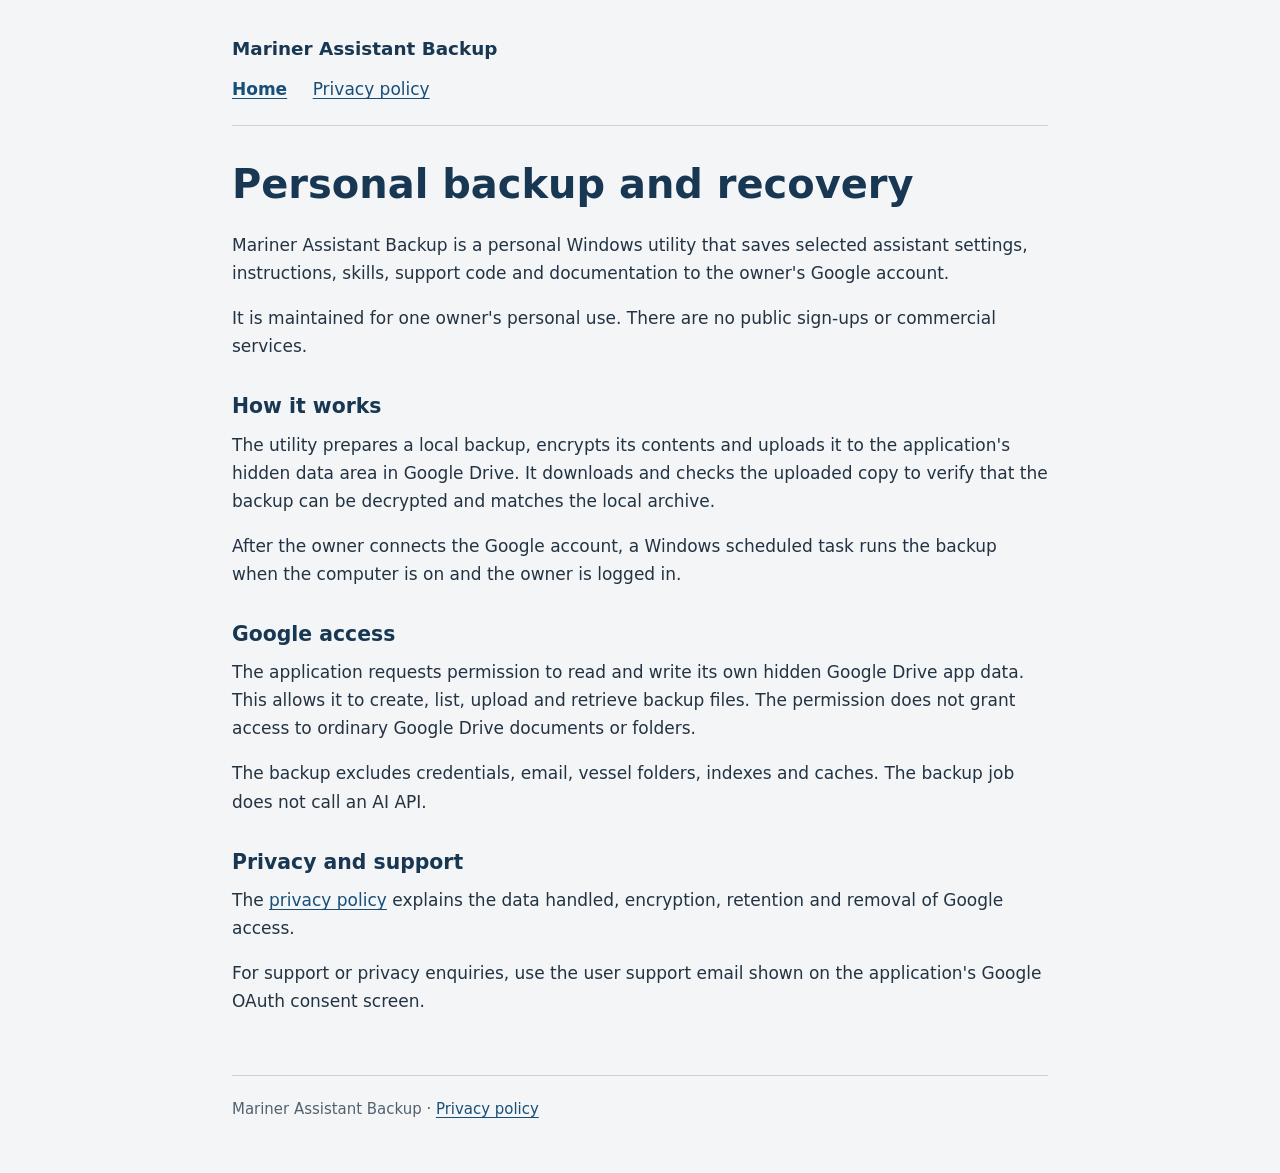
<file: index.html>
<!doctype html>
<html lang="en">
<head>
  <meta charset="utf-8">
  <meta name="viewport" content="width=device-width, initial-scale=1">
  <meta name="description" content="Mariner Assistant Backup: a personal Windows utility for encrypted backup and recovery of selected assistant settings and support files.">
  <title>Mariner Assistant Backup</title>
  <link rel="stylesheet" href="style.css">
</head>
<body>
  <a class="skip-link" href="#main">Skip to content</a>
  <header>
    <div class="site-name">Mariner Assistant Backup</div>
    <nav aria-label="Main navigation">
      <a href="index.html" aria-current="page">Home</a>
      <a href="privacy.html">Privacy policy</a>
    </nav>
  </header>
  <main id="main">
    <h1>Personal backup and recovery</h1>
    <p>Mariner Assistant Backup is a personal Windows utility that saves selected assistant settings, instructions, skills, support code and documentation to the owner's Google account.</p>
    <p>It is maintained for one owner's personal use. There are no public sign-ups or commercial services.</p>

    <h2>How it works</h2>
    <p>The utility prepares a local backup, encrypts its contents and uploads it to the application's hidden data area in Google Drive. It downloads and checks the uploaded copy to verify that the backup can be decrypted and matches the local archive.</p>
    <p>After the owner connects the Google account, a Windows scheduled task runs the backup when the computer is on and the owner is logged in.</p>

    <h2>Google access</h2>
    <p>The application requests permission to read and write its own hidden Google Drive app data. This allows it to create, list, upload and retrieve backup files. The permission does not grant access to ordinary Google Drive documents or folders.</p>
    <p>The backup excludes credentials, email, vessel folders, indexes and caches. The backup job does not call an AI API.</p>

    <h2>Privacy and support</h2>
    <p>The <a href="privacy.html">privacy policy</a> explains the data handled, encryption, retention and removal of Google access.</p>
    <p>For support or privacy enquiries, use the user support email shown on the application's Google OAuth consent screen.</p>
  </main>
  <footer><p>Mariner Assistant Backup · <a href="privacy.html">Privacy policy</a></p></footer>
</body>
</html>
</file>
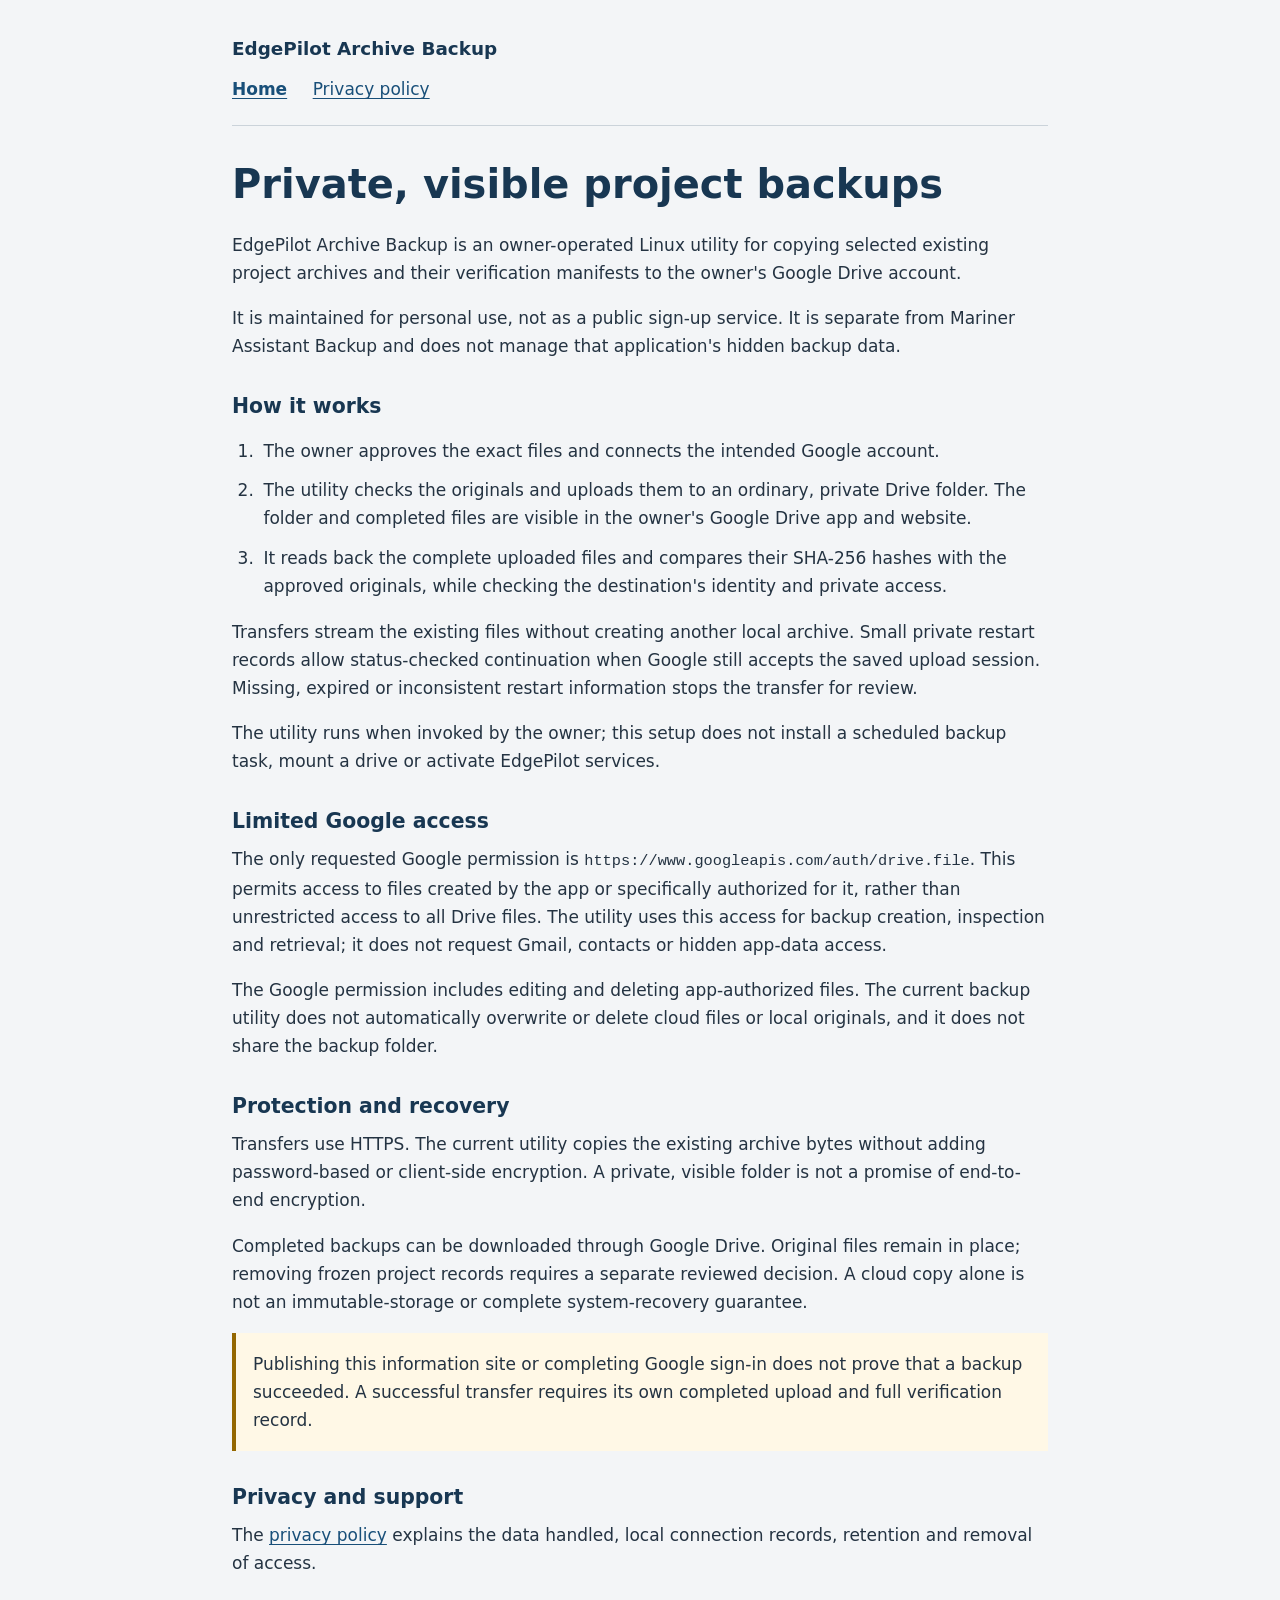
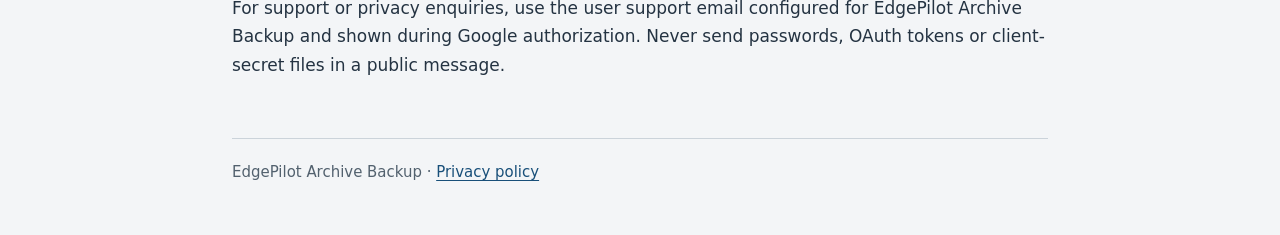
<file: edgepilot-backup/index.html>
<!doctype html>
<html lang="en">
<head>
  <meta charset="utf-8">
  <meta name="viewport" content="width=device-width, initial-scale=1">
  <meta name="description" content="EdgePilot Archive Backup: an owner-operated Linux utility for copying selected project archives to a private, visible Google Drive folder and verifying their contents.">
  <title>EdgePilot Archive Backup</title>
  <link rel="canonical" href="https://zeramlakireg.github.io/edgepilot-backup/">
  <link rel="stylesheet" href="style.css">
</head>
<body>
  <a class="skip-link" href="#main">Skip to content</a>
  <header>
    <div class="site-name">EdgePilot Archive Backup</div>
    <nav aria-label="Main navigation">
      <a href="./" aria-current="page">Home</a>
      <a href="privacy.html">Privacy policy</a>
    </nav>
  </header>
  <main id="main">
    <h1>Private, visible project backups</h1>
    <p>EdgePilot Archive Backup is an owner-operated Linux utility for copying selected existing project archives and their verification manifests to the owner's Google Drive account.</p>
    <p>It is maintained for personal use, not as a public sign-up service. It is separate from Mariner Assistant Backup and does not manage that application's hidden backup data.</p>

    <h2>How it works</h2>
    <ol>
      <li>The owner approves the exact files and connects the intended Google account.</li>
      <li>The utility checks the originals and uploads them to an ordinary, private Drive folder. The folder and completed files are visible in the owner's Google Drive app and website.</li>
      <li>It reads back the complete uploaded files and compares their SHA-256 hashes with the approved originals, while checking the destination's identity and private access.</li>
    </ol>
    <p>Transfers stream the existing files without creating another local archive. Small private restart records allow status-checked continuation when Google still accepts the saved upload session. Missing, expired or inconsistent restart information stops the transfer for review.</p>
    <p>The utility runs when invoked by the owner; this setup does not install a scheduled backup task, mount a drive or activate EdgePilot services.</p>

    <h2>Limited Google access</h2>
    <p>The only requested Google permission is <code>https://www.googleapis.com/auth/drive.file</code>. This permits access to files created by the app or specifically authorized for it, rather than unrestricted access to all Drive files. The utility uses this access for backup creation, inspection and retrieval; it does not request Gmail, contacts or hidden app-data access.</p>
    <p>The Google permission includes editing and deleting app-authorized files. The current backup utility does not automatically overwrite or delete cloud files or local originals, and it does not share the backup folder.</p>

    <h2>Protection and recovery</h2>
    <p>Transfers use HTTPS. The current utility copies the existing archive bytes without adding password-based or client-side encryption. A private, visible folder is not a promise of end-to-end encryption.</p>
    <p>Completed backups can be downloaded through Google Drive. Original files remain in place; removing frozen project records requires a separate reviewed decision. A cloud copy alone is not an immutable-storage or complete system-recovery guarantee.</p>
    <p class="notice">Publishing this information site or completing Google sign-in does not prove that a backup succeeded. A successful transfer requires its own completed upload and full verification record.</p>

    <h2>Privacy and support</h2>
    <p>The <a href="privacy.html">privacy policy</a> explains the data handled, local connection records, retention and removal of access.</p>
    <p>For support or privacy enquiries, use the user support email configured for EdgePilot Archive Backup and shown during Google authorization. Never send passwords, OAuth tokens or client-secret files in a public message.</p>
  </main>
  <footer><p>EdgePilot Archive Backup · <a href="privacy.html">Privacy policy</a></p></footer>
</body>
</html>
</file>
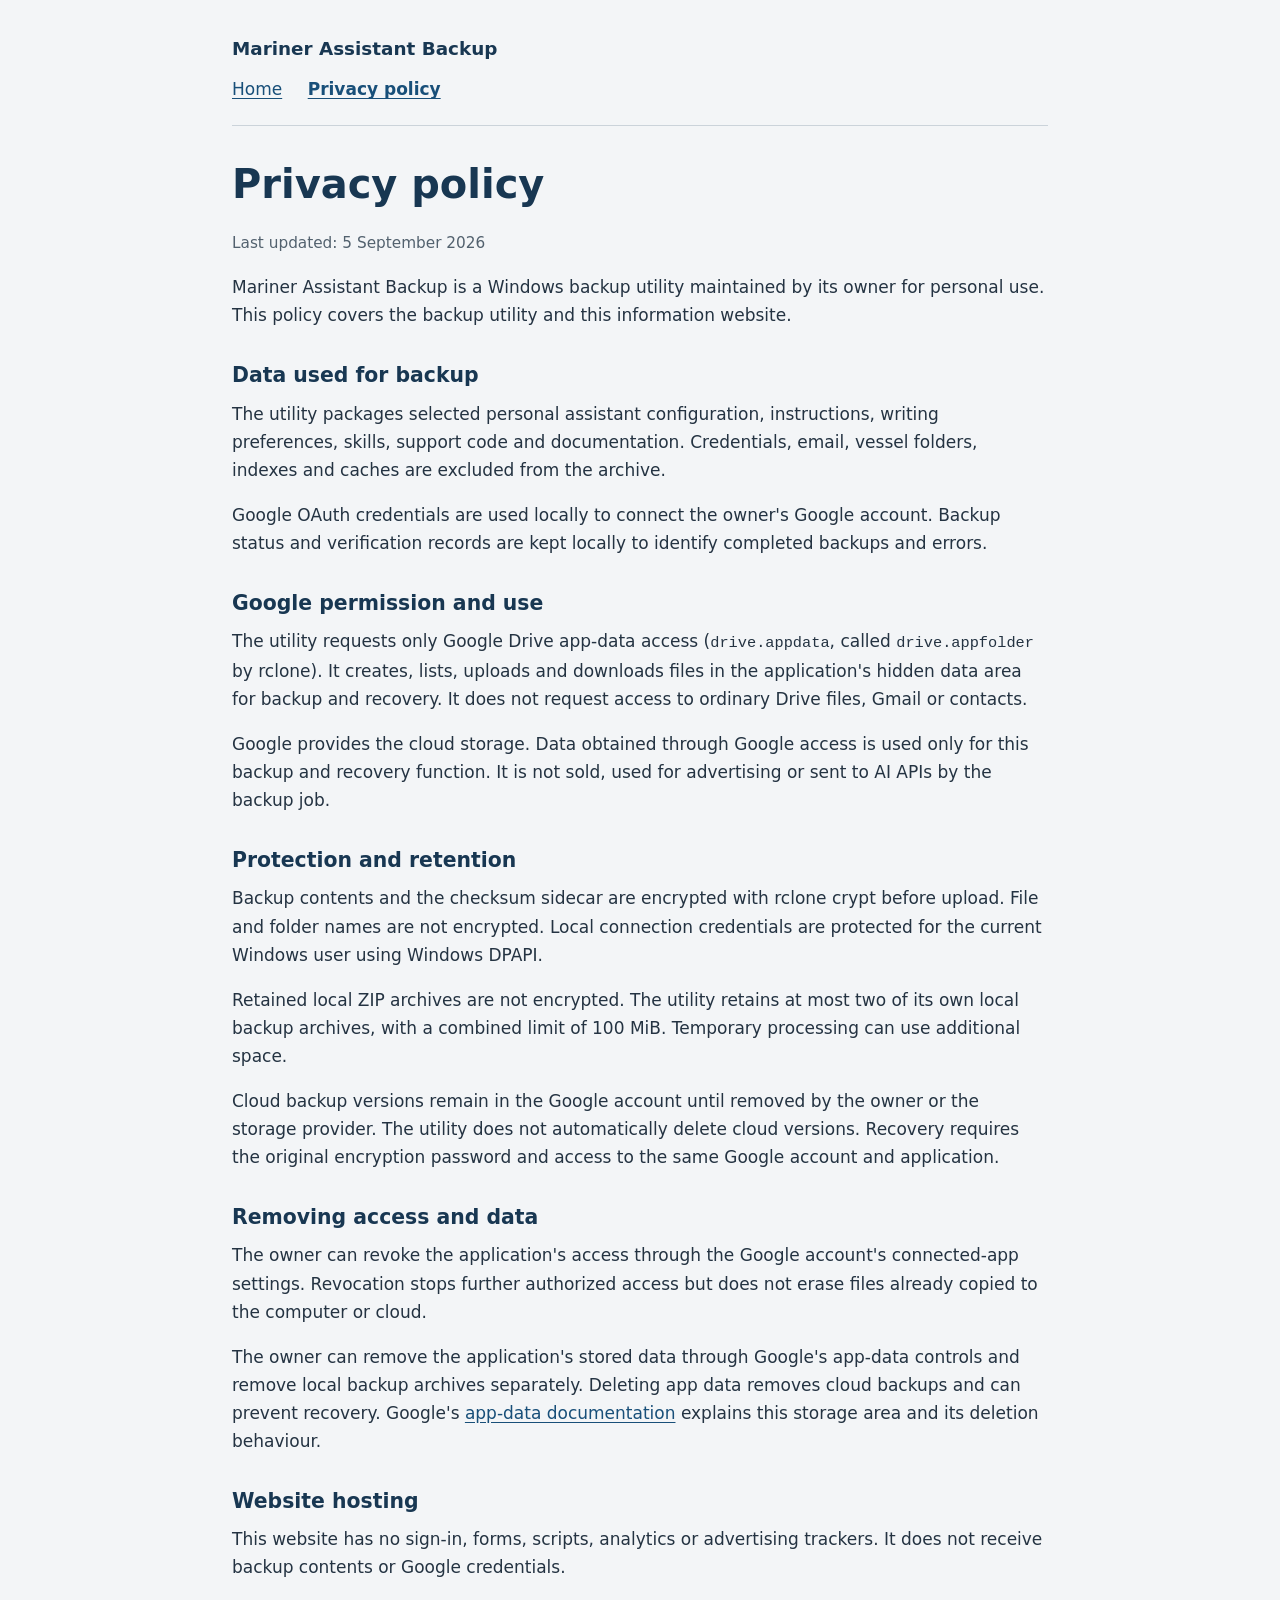
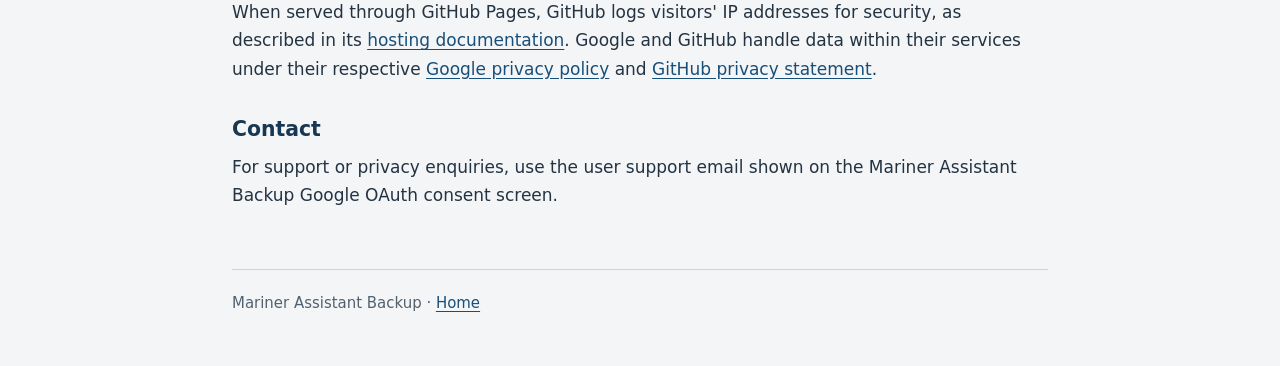
<file: privacy.html>
<!doctype html>
<html lang="en">
<head>
  <meta charset="utf-8">
  <meta name="viewport" content="width=device-width, initial-scale=1">
  <meta name="description" content="Privacy policy for Mariner Assistant Backup, including Google app-data access, encryption, retention and revocation.">
  <title>Privacy policy · Mariner Assistant Backup</title>
  <link rel="stylesheet" href="style.css">
</head>
<body>
  <a class="skip-link" href="#main">Skip to content</a>
  <header>
    <div class="site-name">Mariner Assistant Backup</div>
    <nav aria-label="Main navigation">
      <a href="index.html">Home</a>
      <a href="privacy.html" aria-current="page">Privacy policy</a>
    </nav>
  </header>
  <main id="main">
    <h1>Privacy policy</h1>
    <p class="date">Last updated: 5 September 2026</p>
    <p>Mariner Assistant Backup is a Windows backup utility maintained by its owner for personal use. This policy covers the backup utility and this information website.</p>

    <h2>Data used for backup</h2>
    <p>The utility packages selected personal assistant configuration, instructions, writing preferences, skills, support code and documentation. Credentials, email, vessel folders, indexes and caches are excluded from the archive.</p>
    <p>Google OAuth credentials are used locally to connect the owner's Google account. Backup status and verification records are kept locally to identify completed backups and errors.</p>

    <h2>Google permission and use</h2>
    <p>The utility requests only Google Drive app-data access (<code>drive.appdata</code>, called <code>drive.appfolder</code> by rclone). It creates, lists, uploads and downloads files in the application's hidden data area for backup and recovery. It does not request access to ordinary Drive files, Gmail or contacts.</p>
    <p>Google provides the cloud storage. Data obtained through Google access is used only for this backup and recovery function. It is not sold, used for advertising or sent to AI APIs by the backup job.</p>

    <h2>Protection and retention</h2>
    <p>Backup contents and the checksum sidecar are encrypted with rclone crypt before upload. File and folder names are not encrypted. Local connection credentials are protected for the current Windows user using Windows DPAPI.</p>
    <p>Retained local ZIP archives are not encrypted. The utility retains at most two of its own local backup archives, with a combined limit of 100 MiB. Temporary processing can use additional space.</p>
    <p>Cloud backup versions remain in the Google account until removed by the owner or the storage provider. The utility does not automatically delete cloud versions. Recovery requires the original encryption password and access to the same Google account and application.</p>

    <h2>Removing access and data</h2>
    <p>The owner can revoke the application's access through the Google account's connected-app settings. Revocation stops further authorized access but does not erase files already copied to the computer or cloud.</p>
    <p>The owner can remove the application's stored data through Google's app-data controls and remove local backup archives separately. Deleting app data removes cloud backups and can prevent recovery. Google's <a href="https://developers.google.com/workspace/drive/api/guides/appdata">app-data documentation</a> explains this storage area and its deletion behaviour.</p>

    <h2>Website hosting</h2>
    <p>This website has no sign-in, forms, scripts, analytics or advertising trackers. It does not receive backup contents or Google credentials.</p>
    <p>When served through GitHub Pages, GitHub logs visitors' IP addresses for security, as described in its <a href="https://docs.github.com/en/pages/getting-started-with-github-pages/what-is-github-pages#data-collection">hosting documentation</a>. Google and GitHub handle data within their services under their respective <a href="https://policies.google.com/privacy">Google privacy policy</a> and <a href="https://docs.github.com/en/site-policy/privacy-policies/github-general-privacy-statement">GitHub privacy statement</a>.</p>

    <h2>Contact</h2>
    <p>For support or privacy enquiries, use the user support email shown on the Mariner Assistant Backup Google OAuth consent screen.</p>
  </main>
  <footer><p>Mariner Assistant Backup · <a href="index.html">Home</a></p></footer>
</body>
</html>
</file>
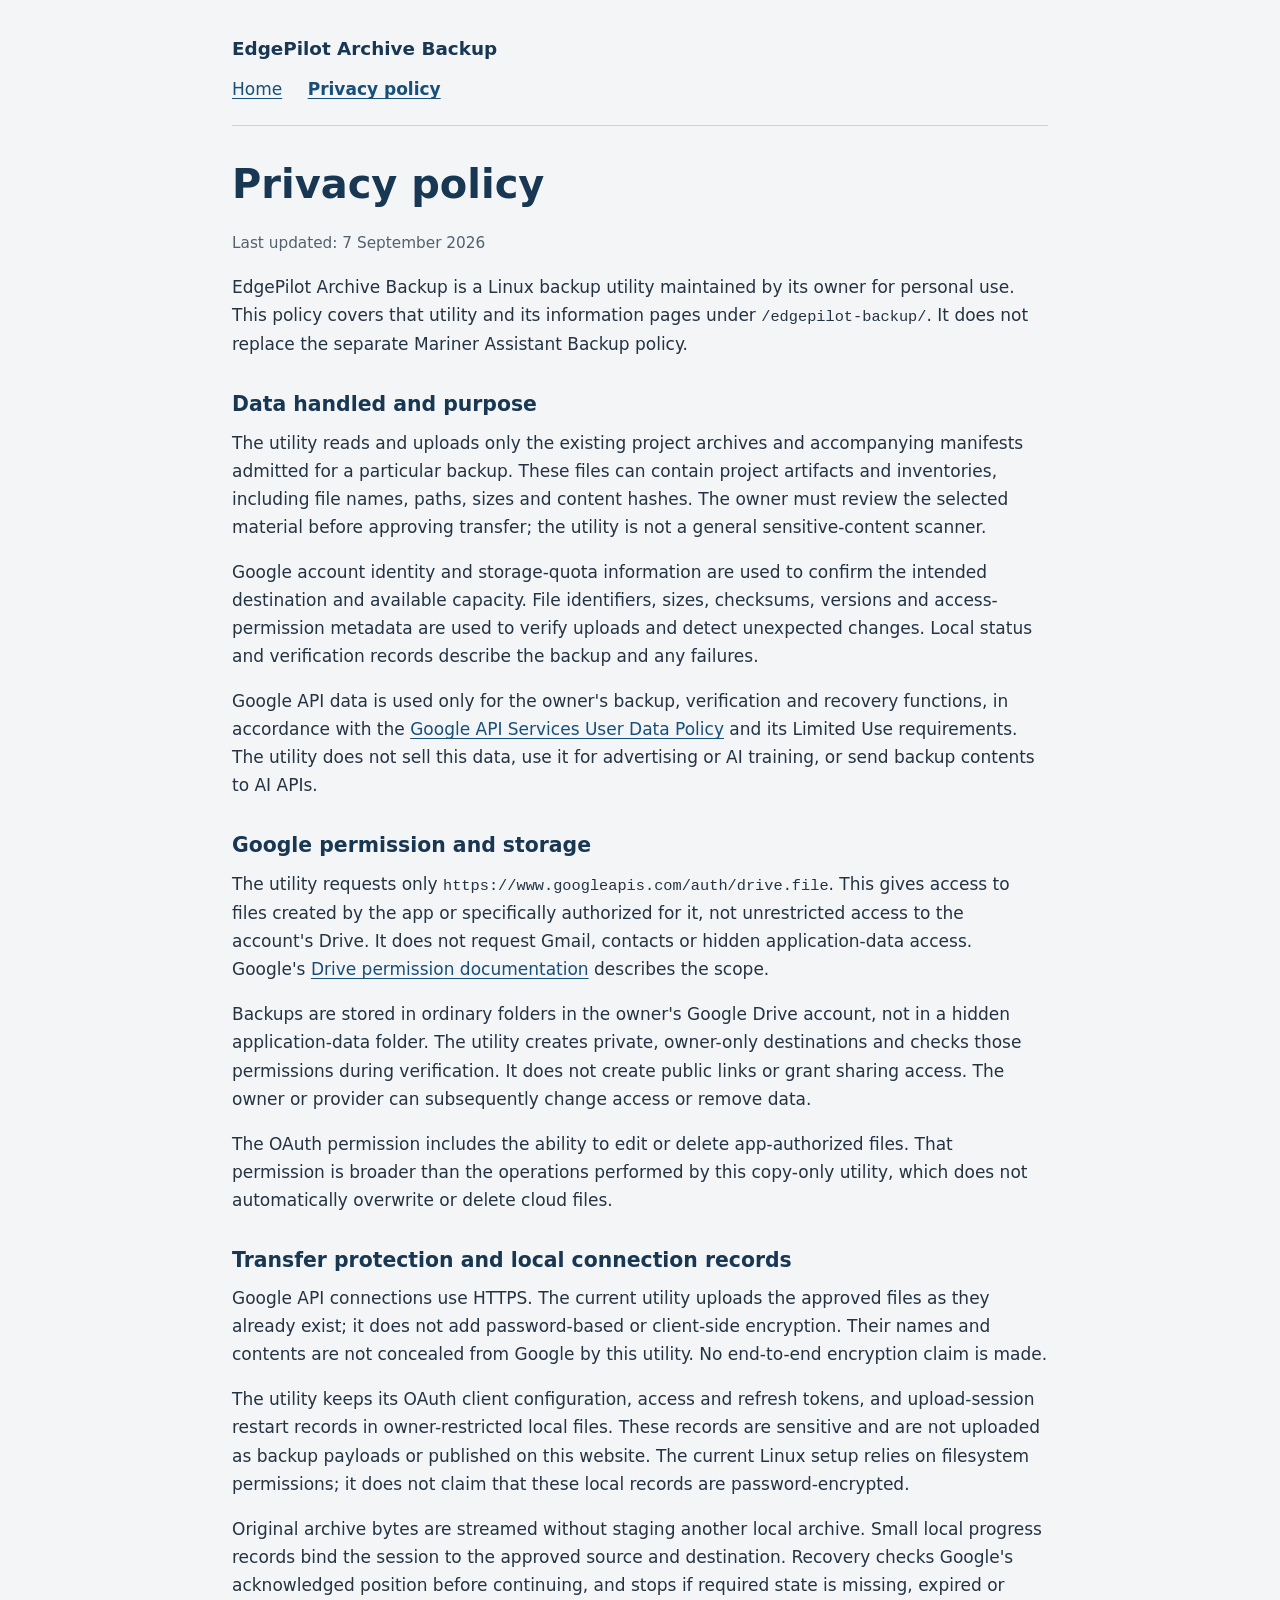
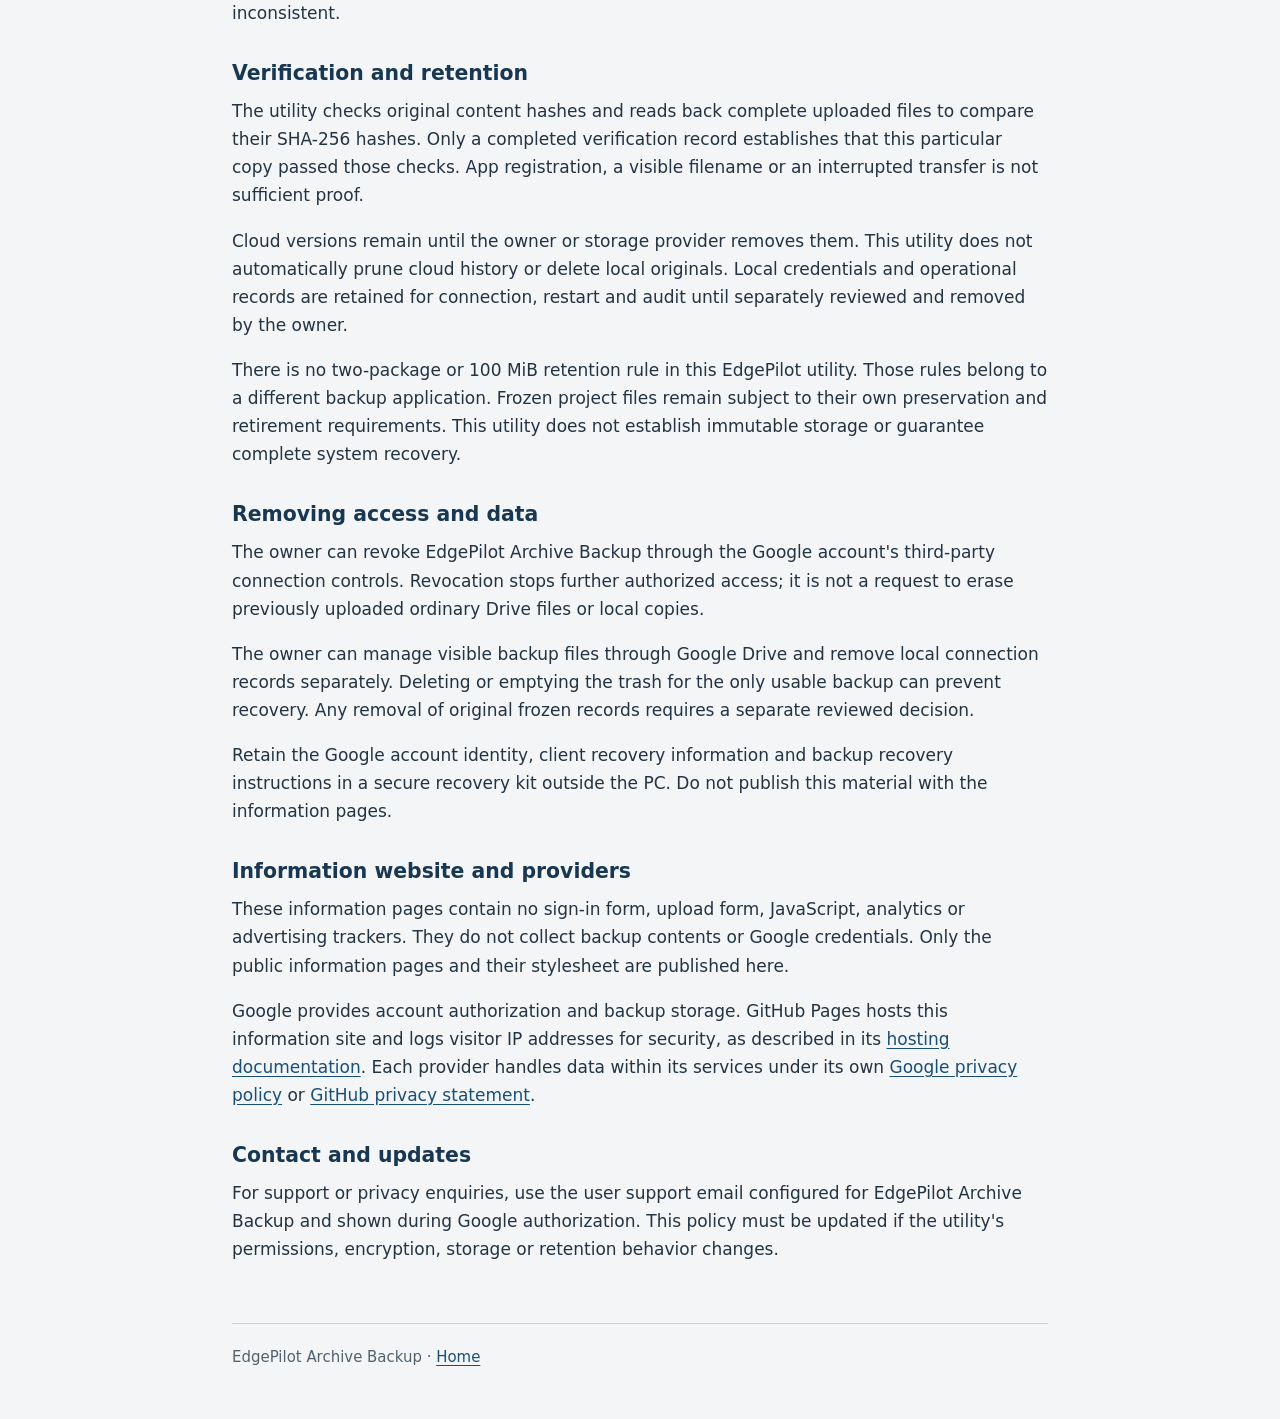
<file: edgepilot-backup/privacy.html>
<!doctype html>
<html lang="en">
<head>
  <meta charset="utf-8">
  <meta name="viewport" content="width=device-width, initial-scale=1">
  <meta name="description" content="Privacy policy for EdgePilot Archive Backup: limited Google Drive file access, visible private storage, transfer protection, local credentials and retention.">
  <title>Privacy policy · EdgePilot Archive Backup</title>
  <link rel="canonical" href="https://zeramlakireg.github.io/edgepilot-backup/privacy.html">
  <link rel="stylesheet" href="style.css">
</head>
<body>
  <a class="skip-link" href="#main">Skip to content</a>
  <header>
    <div class="site-name">EdgePilot Archive Backup</div>
    <nav aria-label="Main navigation">
      <a href="./">Home</a>
      <a href="privacy.html" aria-current="page">Privacy policy</a>
    </nav>
  </header>
  <main id="main">
    <h1>Privacy policy</h1>
    <p class="date">Last updated: 7 September 2026</p>
    <p>EdgePilot Archive Backup is a Linux backup utility maintained by its owner for personal use. This policy covers that utility and its information pages under <code>/edgepilot-backup/</code>. It does not replace the separate Mariner Assistant Backup policy.</p>

    <h2>Data handled and purpose</h2>
    <p>The utility reads and uploads only the existing project archives and accompanying manifests admitted for a particular backup. These files can contain project artifacts and inventories, including file names, paths, sizes and content hashes. The owner must review the selected material before approving transfer; the utility is not a general sensitive-content scanner.</p>
    <p>Google account identity and storage-quota information are used to confirm the intended destination and available capacity. File identifiers, sizes, checksums, versions and access-permission metadata are used to verify uploads and detect unexpected changes. Local status and verification records describe the backup and any failures.</p>
    <p>Google API data is used only for the owner's backup, verification and recovery functions, in accordance with the <a href="https://developers.google.com/terms/api-services-user-data-policy">Google API Services User Data Policy</a> and its Limited Use requirements. The utility does not sell this data, use it for advertising or AI training, or send backup contents to AI APIs.</p>

    <h2>Google permission and storage</h2>
    <p>The utility requests only <code>https://www.googleapis.com/auth/drive.file</code>. This gives access to files created by the app or specifically authorized for it, not unrestricted access to the account's Drive. It does not request Gmail, contacts or hidden application-data access. Google's <a href="https://developers.google.com/workspace/drive/api/guides/api-specific-auth">Drive permission documentation</a> describes the scope.</p>
    <p>Backups are stored in ordinary folders in the owner's Google Drive account, not in a hidden application-data folder. The utility creates private, owner-only destinations and checks those permissions during verification. It does not create public links or grant sharing access. The owner or provider can subsequently change access or remove data.</p>
    <p>The OAuth permission includes the ability to edit or delete app-authorized files. That permission is broader than the operations performed by this copy-only utility, which does not automatically overwrite or delete cloud files.</p>

    <h2>Transfer protection and local connection records</h2>
    <p>Google API connections use HTTPS. The current utility uploads the approved files as they already exist; it does not add password-based or client-side encryption. Their names and contents are not concealed from Google by this utility. No end-to-end encryption claim is made.</p>
    <p>The utility keeps its OAuth client configuration, access and refresh tokens, and upload-session restart records in owner-restricted local files. These records are sensitive and are not uploaded as backup payloads or published on this website. The current Linux setup relies on filesystem permissions; it does not claim that these local records are password-encrypted.</p>
    <p>Original archive bytes are streamed without staging another local archive. Small local progress records bind the session to the approved source and destination. Recovery checks Google's acknowledged position before continuing, and stops if required state is missing, expired or inconsistent.</p>

    <h2>Verification and retention</h2>
    <p>The utility checks original content hashes and reads back complete uploaded files to compare their SHA-256 hashes. Only a completed verification record establishes that this particular copy passed those checks. App registration, a visible filename or an interrupted transfer is not sufficient proof.</p>
    <p>Cloud versions remain until the owner or storage provider removes them. This utility does not automatically prune cloud history or delete local originals. Local credentials and operational records are retained for connection, restart and audit until separately reviewed and removed by the owner.</p>
    <p>There is no two-package or 100 MiB retention rule in this EdgePilot utility. Those rules belong to a different backup application. Frozen project files remain subject to their own preservation and retirement requirements. This utility does not establish immutable storage or guarantee complete system recovery.</p>

    <h2>Removing access and data</h2>
    <p>The owner can revoke EdgePilot Archive Backup through the Google account's third-party connection controls. Revocation stops further authorized access; it is not a request to erase previously uploaded ordinary Drive files or local copies.</p>
    <p>The owner can manage visible backup files through Google Drive and remove local connection records separately. Deleting or emptying the trash for the only usable backup can prevent recovery. Any removal of original frozen records requires a separate reviewed decision.</p>
    <p>Retain the Google account identity, client recovery information and backup recovery instructions in a secure recovery kit outside the PC. Do not publish this material with the information pages.</p>

    <h2>Information website and providers</h2>
    <p>These information pages contain no sign-in form, upload form, JavaScript, analytics or advertising trackers. They do not collect backup contents or Google credentials. Only the public information pages and their stylesheet are published here.</p>
    <p>Google provides account authorization and backup storage. GitHub Pages hosts this information site and logs visitor IP addresses for security, as described in its <a href="https://docs.github.com/en/pages/getting-started-with-github-pages/what-is-github-pages#data-collection">hosting documentation</a>. Each provider handles data within its services under its own <a href="https://policies.google.com/privacy">Google privacy policy</a> or <a href="https://docs.github.com/en/site-policy/privacy-policies/github-general-privacy-statement">GitHub privacy statement</a>.</p>

    <h2>Contact and updates</h2>
    <p>For support or privacy enquiries, use the user support email configured for EdgePilot Archive Backup and shown during Google authorization. This policy must be updated if the utility's permissions, encryption, storage or retention behavior changes.</p>
  </main>
  <footer><p>EdgePilot Archive Backup · <a href="./">Home</a></p></footer>
</body>
</html>
</file>
<file: style.css>
:root {
  color-scheme: light;
  font-family: system-ui, -apple-system, "Segoe UI", sans-serif;
  color: #243342;
  background: #f3f5f7;
  font-size: 17px;
  line-height: 1.65;
}
* { box-sizing: border-box; }
body { margin: 0; }
header, main, footer { width: min(100% - 2.5rem, 48rem); margin-inline: auto; }
header { padding: 2rem 0 1.25rem; border-bottom: 1px solid #cbd3da; }
.site-name { color: #183752; font-weight: 700; font-size: 1.08rem; }
nav { display: flex; flex-wrap: wrap; gap: .5rem 1.5rem; margin-top: .65rem; }
a { color: #184f79; text-underline-offset: .2em; }
a:hover { text-decoration-thickness: 2px; }
a:focus-visible { outline: 3px solid #946700; outline-offset: 4px; border-radius: 1px; }
nav a[aria-current="page"] { font-weight: 700; }
main { padding: 2rem 0 2.5rem; }
h1, h2 { color: #183752; line-height: 1.25; }
h1 { font-size: clamp(1.8rem, 5vw, 2.35rem); margin: 0 0 1.25rem; }
h2 { font-size: 1.2rem; margin: 2rem 0 .65rem; }
p { margin: 0 0 1rem; }
.date { color: #52616e; font-size: .9rem; }
code { font-size: .9em; overflow-wrap: anywhere; }
footer { border-top: 1px solid #cbd3da; padding: 1.25rem 0 2rem; color: #52616e; font-size: .88rem; }
.skip-link { position: absolute; top: .5rem; left: 1rem; padding: .5rem .75rem; background: white; transform: translateY(-200%); }
.skip-link:focus { transform: translateY(0); }
@media (max-width: 420px) {
  :root { font-size: 16px; }
  header, main, footer { width: calc(100% - 2rem); }
  header { padding-top: 1.5rem; }
}
@media print {
  :root { background: white; color: black; }
  header, main, footer { width: 100%; }
  nav, .skip-link { display: none; }
  h2 { break-after: avoid; }
}
</file>
<file: edgepilot-backup/style.css>
:root {
  color-scheme: light;
  font-family: system-ui, -apple-system, "Segoe UI", sans-serif;
  color: #243342;
  background: #f3f5f7;
  font-size: 17px;
  line-height: 1.65;
}
* { box-sizing: border-box; }
body { margin: 0; }
header, main, footer { width: min(100% - 2.5rem, 48rem); margin-inline: auto; }
header { padding: 2rem 0 1.25rem; border-bottom: 1px solid #cbd3da; }
.site-name { color: #183752; font-weight: 700; font-size: 1.08rem; }
nav { display: flex; flex-wrap: wrap; gap: .5rem 1.5rem; margin-top: .65rem; }
a { color: #184f79; text-underline-offset: .2em; overflow-wrap: anywhere; }
a:hover { text-decoration-thickness: 2px; }
a:focus-visible { outline: 3px solid #946700; outline-offset: 4px; border-radius: 1px; }
nav a[aria-current="page"] { font-weight: 700; }
main { padding: 2rem 0 2.5rem; }
h1, h2 { color: #183752; line-height: 1.25; }
h1 { font-size: clamp(1.8rem, 5vw, 2.35rem); margin: 0 0 1.25rem; }
h2 { font-size: 1.2rem; margin: 2rem 0 .65rem; }
p { margin: 0 0 1rem; }
ol { padding-inline-start: 1.6rem; }
li { padding-inline-start: .25rem; margin-bottom: .7rem; }
.date { color: #52616e; font-size: .9rem; }
code { font-size: .9em; overflow-wrap: anywhere; }
.notice { border-inline-start: 4px solid #946700; background: #fff8e6; padding: 1rem; }
footer { border-top: 1px solid #cbd3da; padding: 1.25rem 0 2rem; color: #52616e; font-size: .88rem; }
.skip-link { position: absolute; top: .5rem; left: 1rem; padding: .5rem .75rem; background: white; transform: translateY(-200%); }
.skip-link:focus { transform: translateY(0); }
@media (max-width: 420px) {
  :root { font-size: 16px; }
  header, main, footer { width: calc(100% - 2rem); }
  header { padding-top: 1.5rem; }
}
@media print {
  :root { background: white; color: black; }
  header, main, footer { width: 100%; }
  nav, .skip-link { display: none; }
  h2 { break-after: avoid; }
}
</file>
